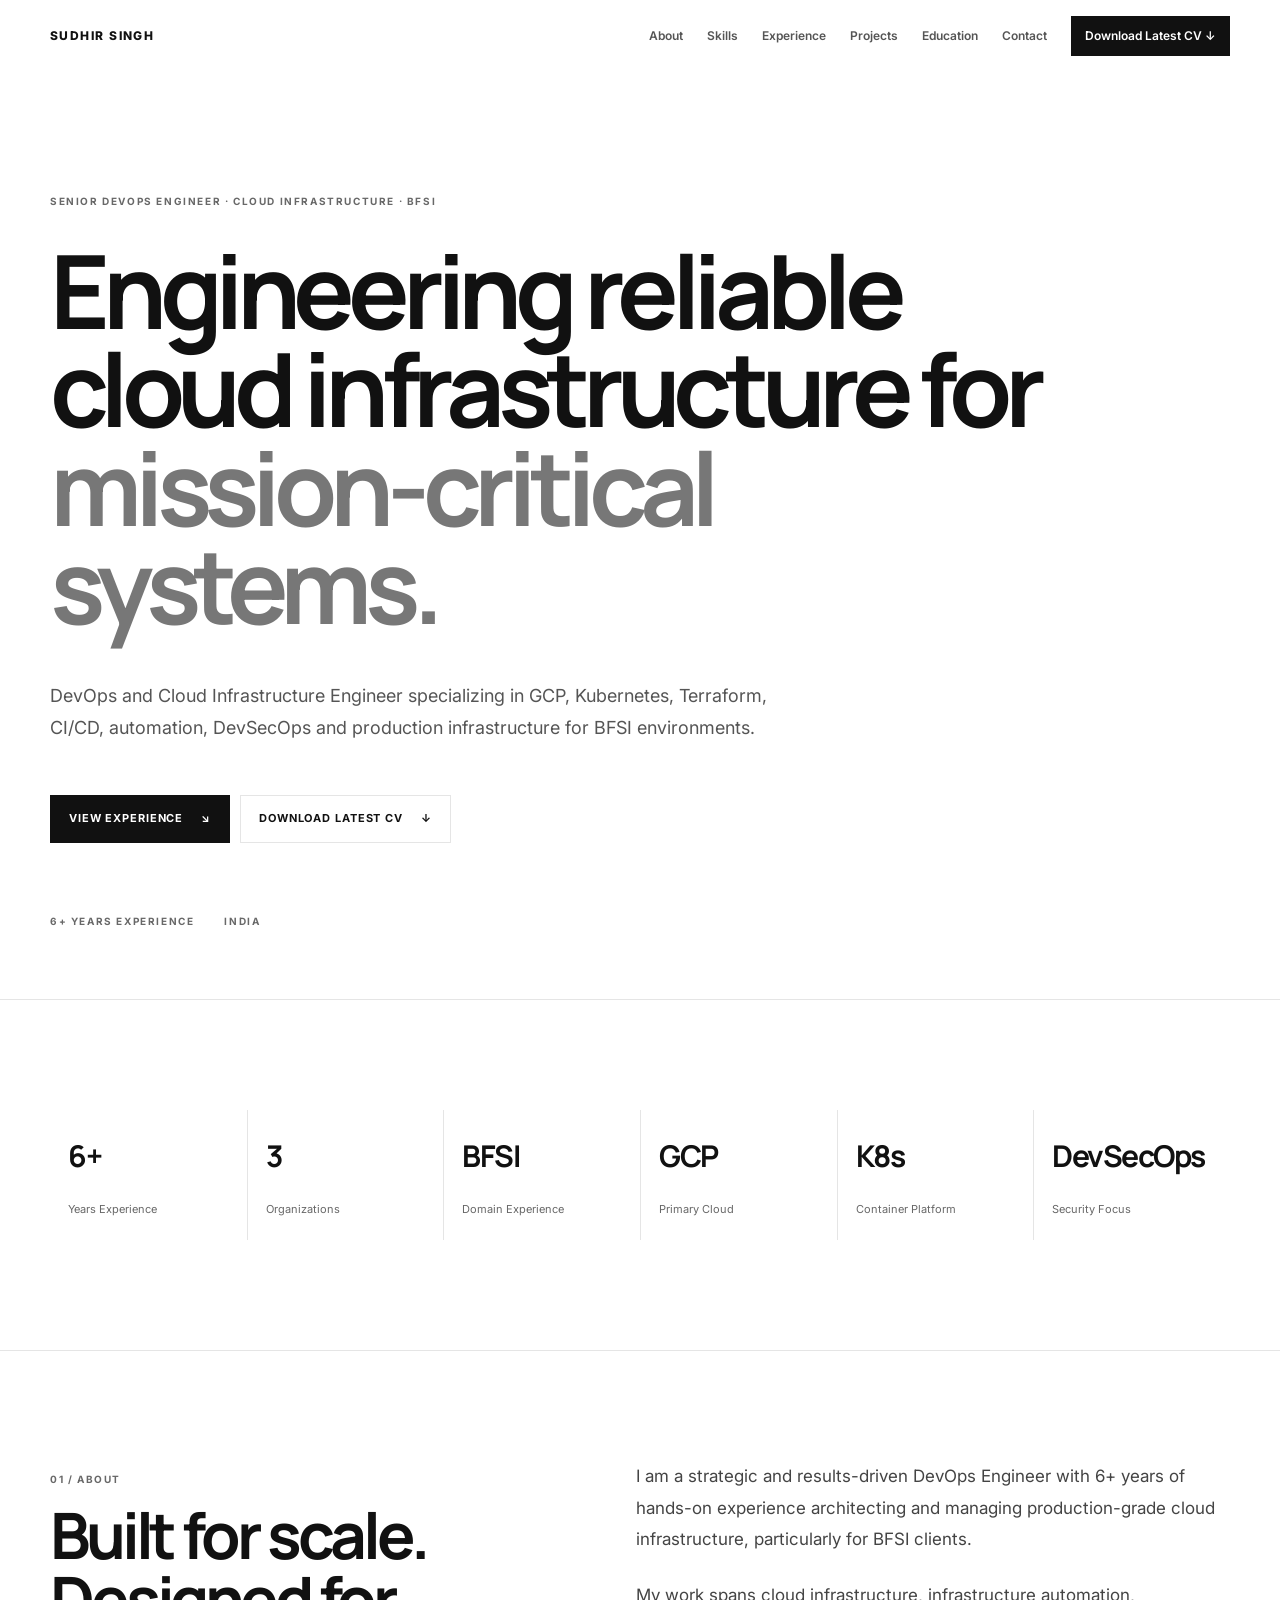
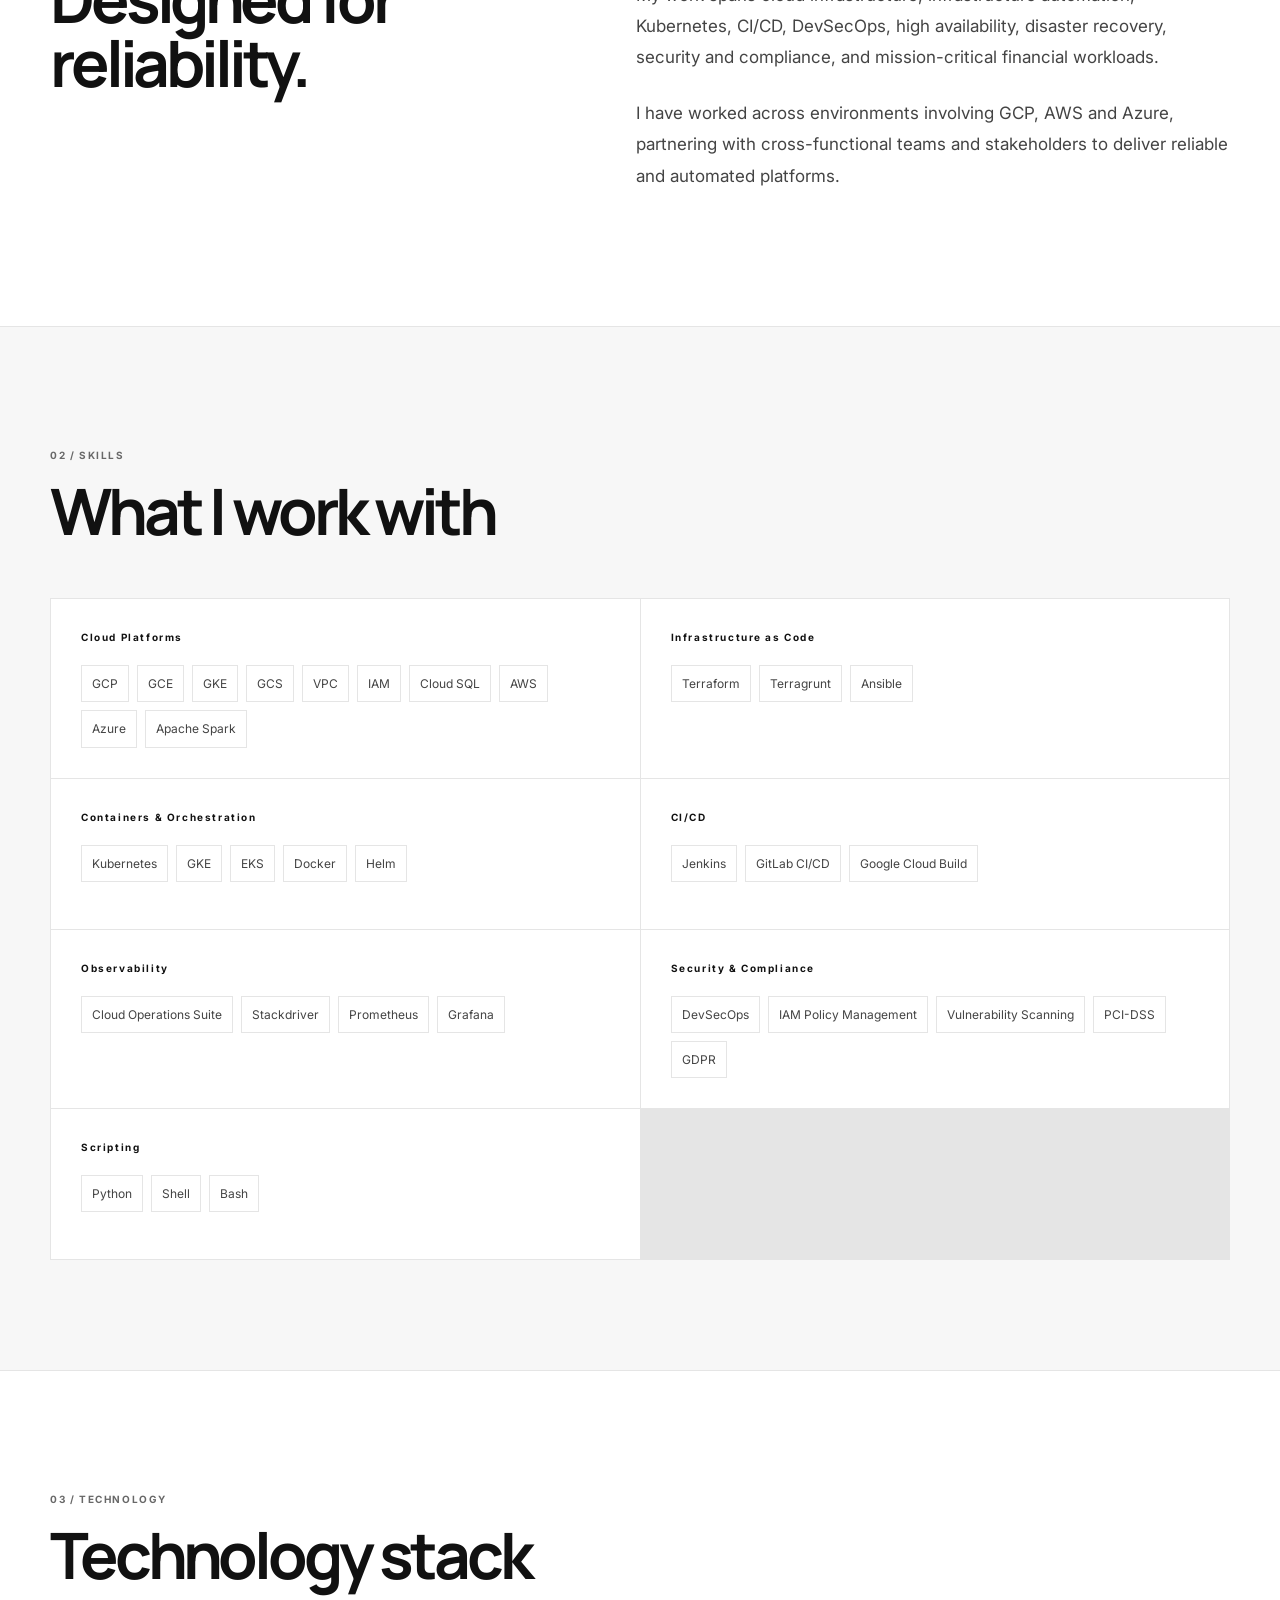
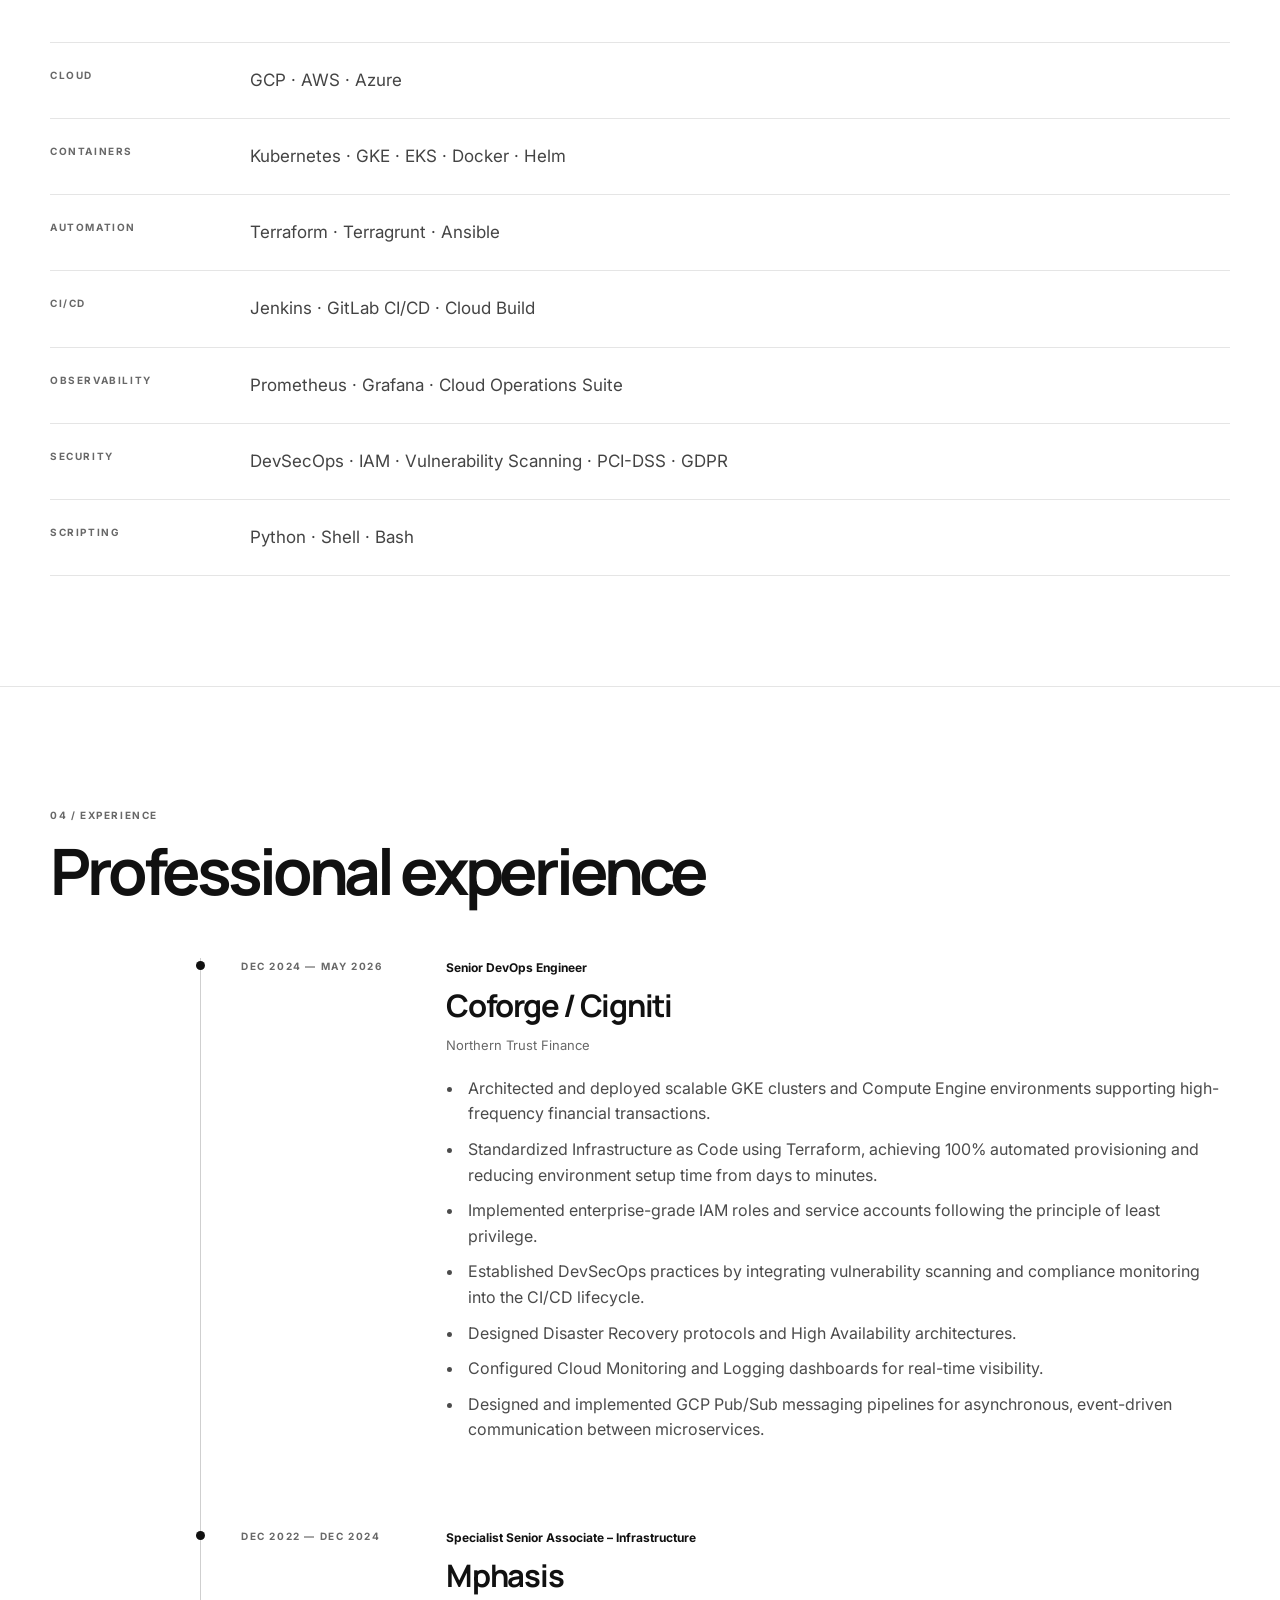
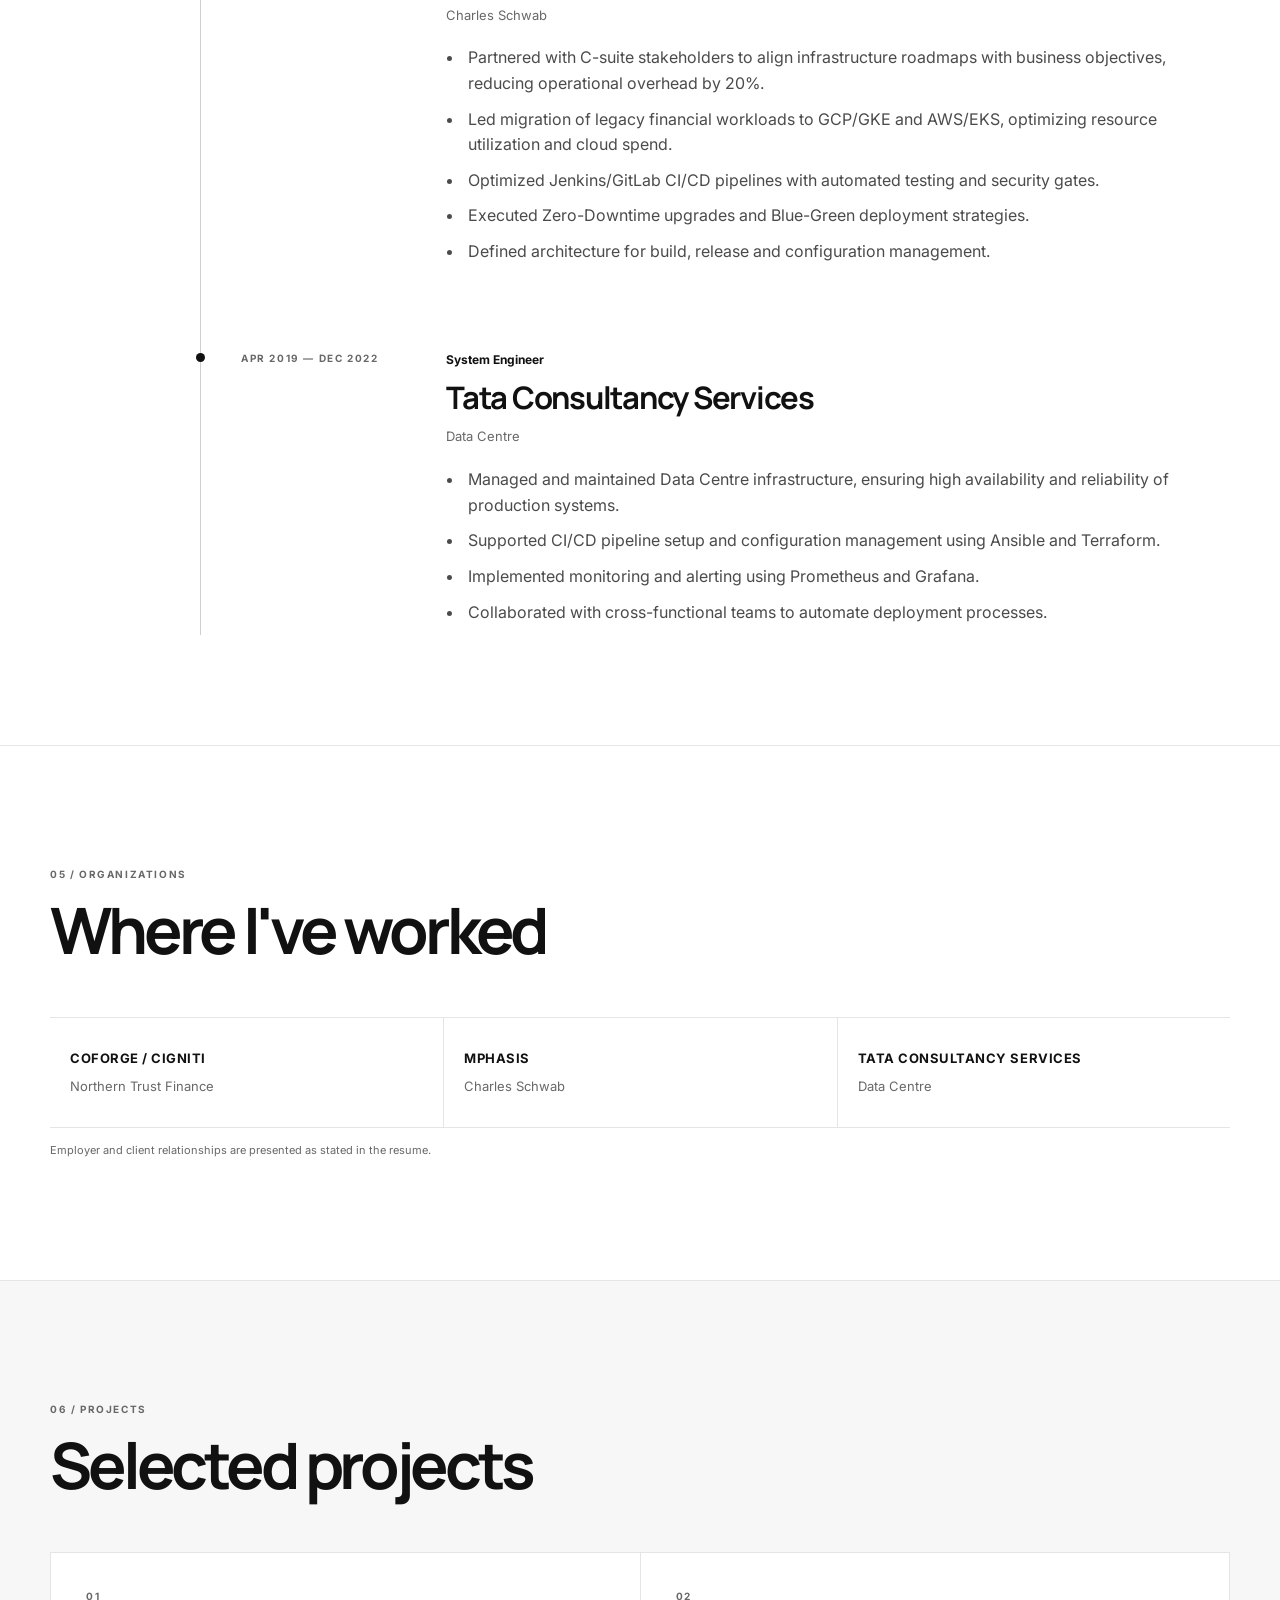
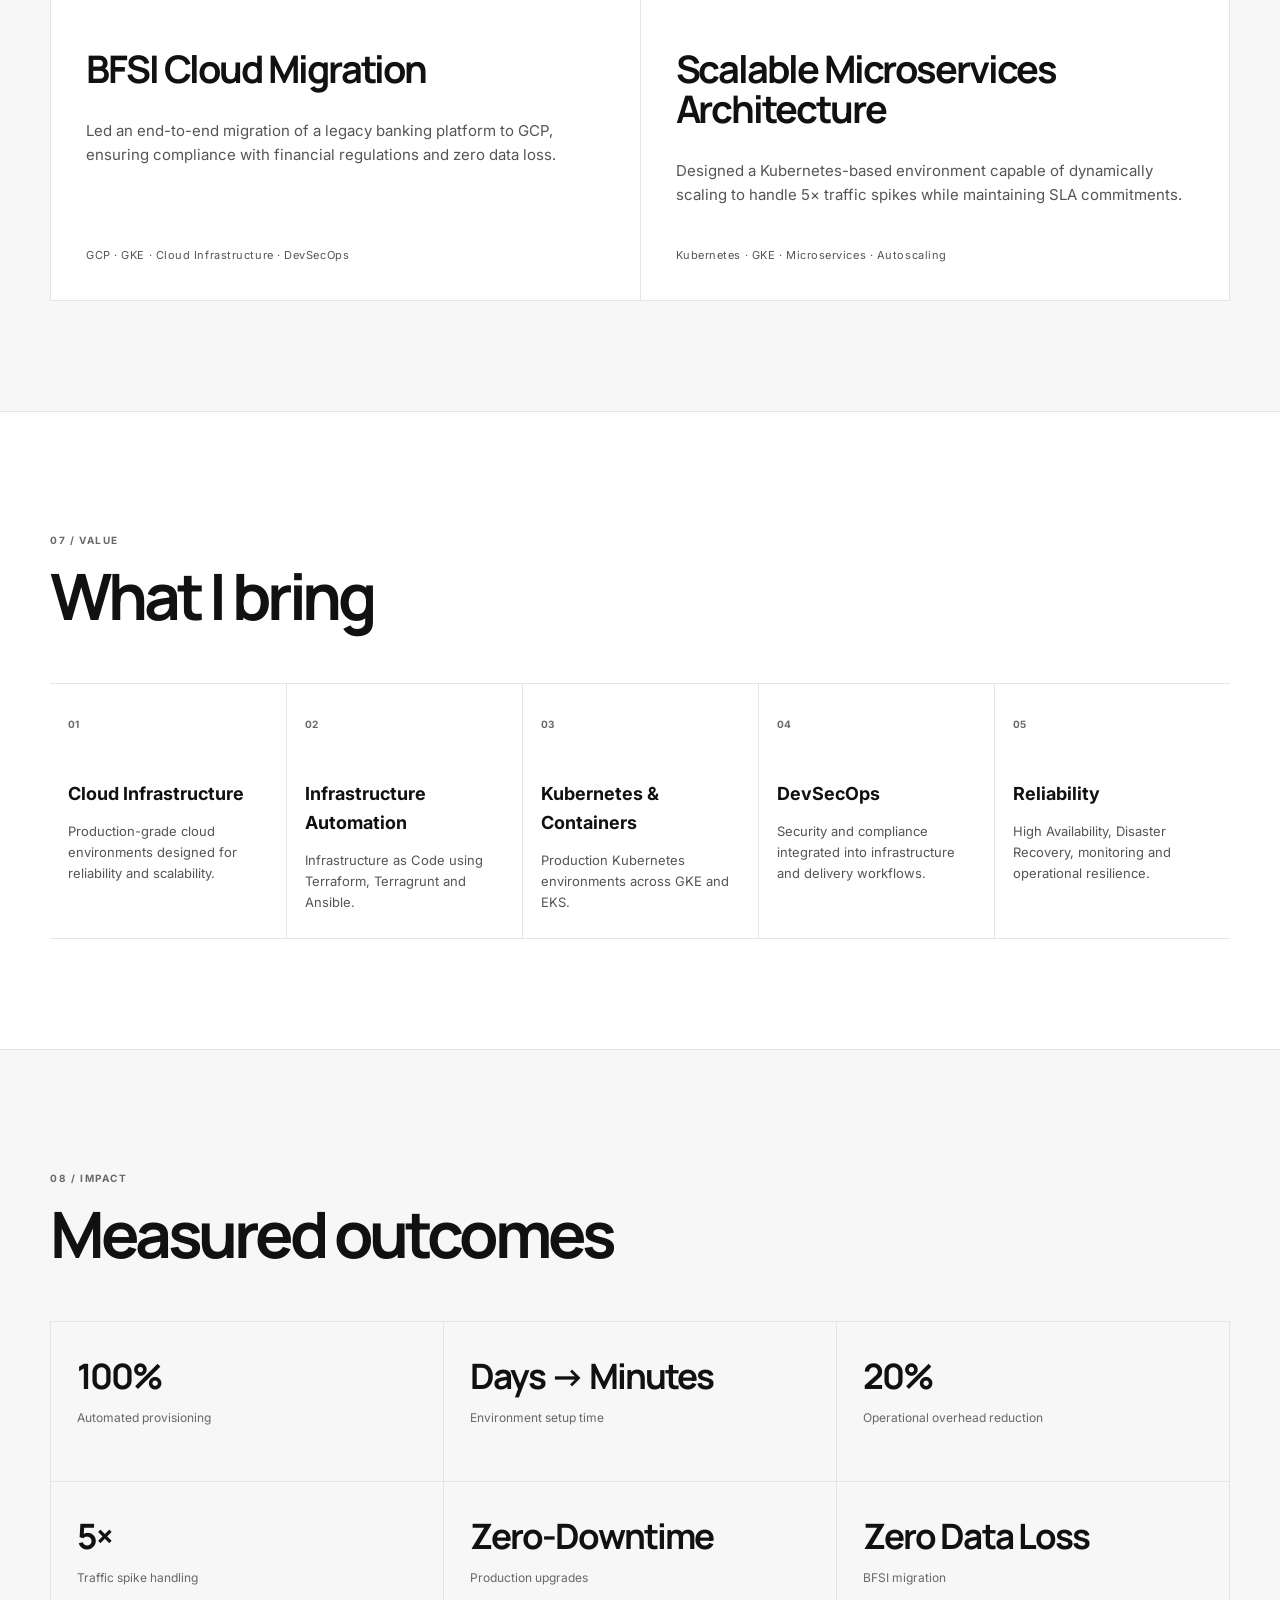
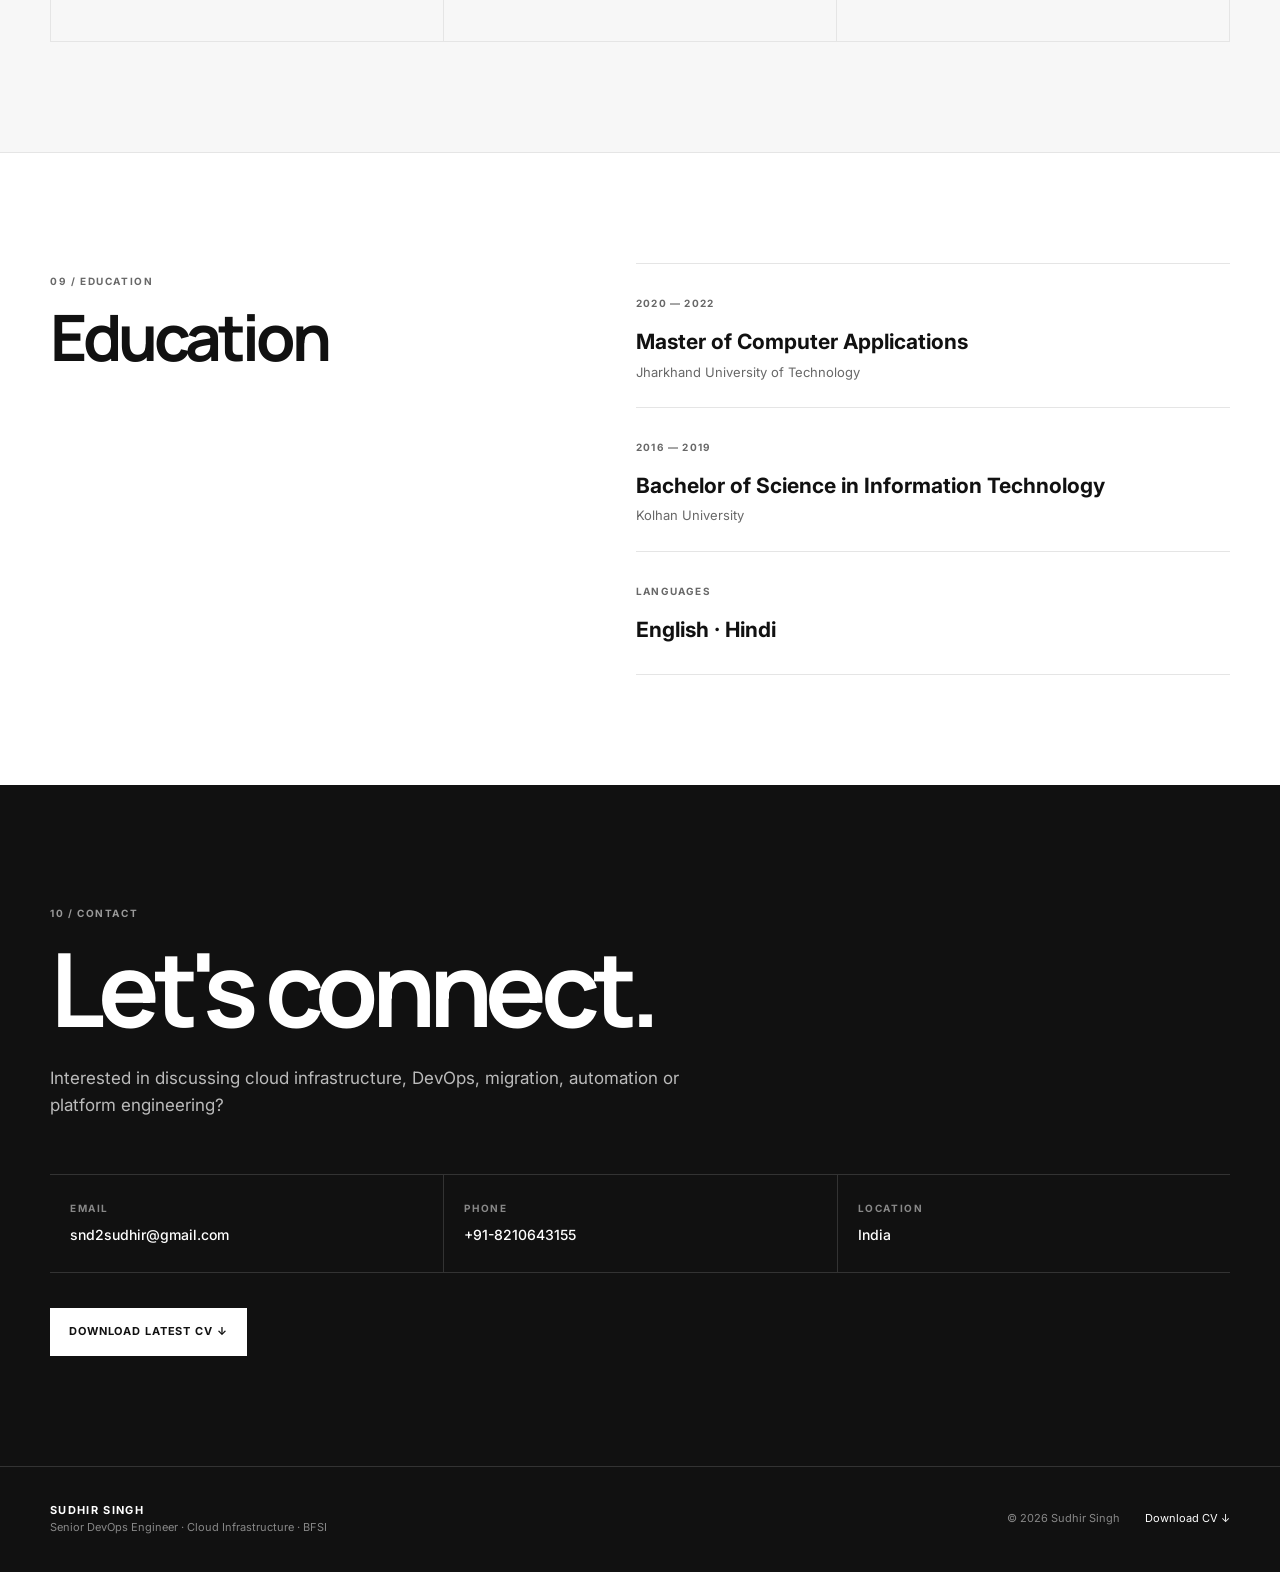
<file: index.html>
<!doctype html>
<html lang="en">
<head>
<meta charset="utf-8">
<meta name="viewport" content="width=device-width,initial-scale=1">
<meta name="description" content="Sudhir Singh — Senior DevOps Engineer specializing in GCP, Kubernetes, Terraform, CI/CD, DevSecOps and cloud infrastructure for BFSI environments.">
<meta property="og:title" content="Sudhir Singh — Senior DevOps Engineer">
<meta property="og:description" content="Cloud Infrastructure · DevOps · BFSI">
<title>Sudhir Singh — Senior DevOps Engineer | Cloud Infrastructure</title>
<link rel="preconnect" href="https://fonts.googleapis.com">
<link rel="preconnect" href="https://fonts.gstatic.com" crossorigin>
<link href="https://fonts.googleapis.com/css2?family=Inter:wght@400;500;600;700;800&family=Manrope:wght@600;700;800&display=swap" rel="stylesheet">
<link rel="icon" href="assets/favicon.svg" type="image/svg+xml">
<link rel="stylesheet" href="style.css">
</head>
<body>
<header class="site-header" id="site-header"><nav class="nav container">
<a class="brand" href="#top">SUDHIR SINGH</a>
<button class="menu-toggle" id="menu-toggle" aria-label="Open menu" aria-expanded="false">☰</button>
<div class="nav-links" id="nav-links">
<a href="#about">About</a><a href="#skills">Skills</a><a href="#experience">Experience</a><a href="#projects">Projects</a><a href="#education">Education</a><a href="#contact">Contact</a>
<a class="nav-cv" data-cv-link href="#" target="_blank" rel="noopener">Download Latest CV ↓</a>
</div></nav></header>

<main id="top">
<section class="hero container">
<p class="eyebrow reveal">SENIOR DEVOPS ENGINEER · CLOUD INFRASTRUCTURE · BFSI</p>
<h1 class="reveal delay-1">Engineering reliable cloud infrastructure for <em>mission-critical systems.</em></h1>
<p class="hero-text reveal delay-2">DevOps and Cloud Infrastructure Engineer specializing in GCP, Kubernetes, Terraform, CI/CD, automation, DevSecOps and production infrastructure for BFSI environments.</p>
<div class="hero-actions reveal delay-3">
<a class="button button-dark" href="#experience">VIEW EXPERIENCE <span>↘</span></a>
<a class="button button-light" data-cv-link href="#" target="_blank" rel="noopener">DOWNLOAD LATEST CV <span>↓</span></a>
</div>
<div class="hero-meta reveal delay-3"><span>6+ YEARS EXPERIENCE</span><span>INDIA</span></div>
</section>

<section class="stats section"><div class="container stats-grid">
<div class="stat"><strong>6+</strong><span>Years Experience</span></div><div class="stat"><strong>3</strong><span>Organizations</span></div><div class="stat"><strong>BFSI</strong><span>Domain Experience</span></div><div class="stat"><strong>GCP</strong><span>Primary Cloud</span></div><div class="stat"><strong>K8s</strong><span>Container Platform</span></div><div class="stat"><strong>DevSecOps</strong><span>Security Focus</span></div>
</div></section>

<section id="about" class="section"><div class="container two-col">
<div><p class="section-number">01 / ABOUT</p><h2>Built for scale.<br>Designed for reliability.</h2></div>
<div class="prose"><p>I am a strategic and results-driven DevOps Engineer with 6+ years of hands-on experience architecting and managing production-grade cloud infrastructure, particularly for BFSI clients.</p><p>My work spans cloud infrastructure, infrastructure automation, Kubernetes, CI/CD, DevSecOps, high availability, disaster recovery, security and compliance, and mission-critical financial workloads.</p><p>I have worked across environments involving GCP, AWS and Azure, partnering with cross-functional teams and stakeholders to deliver reliable and automated platforms.</p></div>
</div></section>

<section id="skills" class="section skills-section"><div class="container">
<div class="section-head"><p class="section-number">02 / SKILLS</p><h2>What I work with</h2></div>
<div class="skill-grid">
<article class="skill-group"><h3>Cloud Platforms</h3><div class="tags"><span>GCP</span><span>GCE</span><span>GKE</span><span>GCS</span><span>VPC</span><span>IAM</span><span>Cloud SQL</span><span>AWS</span><span>Azure</span><span>Apache Spark</span></div></article>
<article class="skill-group"><h3>Infrastructure as Code</h3><div class="tags"><span>Terraform</span><span>Terragrunt</span><span>Ansible</span></div></article>
<article class="skill-group"><h3>Containers & Orchestration</h3><div class="tags"><span>Kubernetes</span><span>GKE</span><span>EKS</span><span>Docker</span><span>Helm</span></div></article>
<article class="skill-group"><h3>CI/CD</h3><div class="tags"><span>Jenkins</span><span>GitLab CI/CD</span><span>Google Cloud Build</span></div></article>
<article class="skill-group"><h3>Observability</h3><div class="tags"><span>Cloud Operations Suite</span><span>Stackdriver</span><span>Prometheus</span><span>Grafana</span></div></article>
<article class="skill-group"><h3>Security & Compliance</h3><div class="tags"><span>DevSecOps</span><span>IAM Policy Management</span><span>Vulnerability Scanning</span><span>PCI-DSS</span><span>GDPR</span></div></article>
<article class="skill-group"><h3>Scripting</h3><div class="tags"><span>Python</span><span>Shell</span><span>Bash</span></div></article>
</div></div></section>

<section class="section"><div class="container">
<div class="section-head"><p class="section-number">03 / TECHNOLOGY</p><h2>Technology stack</h2></div>
<div class="stack-list">
<div><b>CLOUD</b><span>GCP · AWS · Azure</span></div><div><b>CONTAINERS</b><span>Kubernetes · GKE · EKS · Docker · Helm</span></div><div><b>AUTOMATION</b><span>Terraform · Terragrunt · Ansible</span></div><div><b>CI/CD</b><span>Jenkins · GitLab CI/CD · Cloud Build</span></div><div><b>OBSERVABILITY</b><span>Prometheus · Grafana · Cloud Operations Suite</span></div><div><b>SECURITY</b><span>DevSecOps · IAM · Vulnerability Scanning · PCI-DSS · GDPR</span></div><div><b>SCRIPTING</b><span>Python · Shell · Bash</span></div>
</div></div></section>

<section id="experience" class="section"><div class="container">
<div class="section-head"><p class="section-number">04 / EXPERIENCE</p><h2>Professional experience</h2></div>
<div class="timeline">
<article class="timeline-item"><div class="timeline-date">DEC 2024 — MAY 2026</div><div class="timeline-dot"></div><div class="timeline-content"><p class="role">Senior DevOps Engineer</p><h3>Coforge / Cigniti</h3><p class="client">Northern Trust Finance</p><ul>
<li>Architected and deployed scalable GKE clusters and Compute Engine environments supporting high-frequency financial transactions.</li>
<li>Standardized Infrastructure as Code using Terraform, achieving 100% automated provisioning and reducing environment setup time from days to minutes.</li>
<li>Implemented enterprise-grade IAM roles and service accounts following the principle of least privilege.</li>
<li>Established DevSecOps practices by integrating vulnerability scanning and compliance monitoring into the CI/CD lifecycle.</li>
<li>Designed Disaster Recovery protocols and High Availability architectures.</li>
<li>Configured Cloud Monitoring and Logging dashboards for real-time visibility.</li>
<li>Designed and implemented GCP Pub/Sub messaging pipelines for asynchronous, event-driven communication between microservices.</li>
</ul></div></article>
<article class="timeline-item"><div class="timeline-date">DEC 2022 — DEC 2024</div><div class="timeline-dot"></div><div class="timeline-content"><p class="role">Specialist Senior Associate – Infrastructure</p><h3>Mphasis</h3><p class="client">Charles Schwab</p><ul>
<li>Partnered with C-suite stakeholders to align infrastructure roadmaps with business objectives, reducing operational overhead by 20%.</li>
<li>Led migration of legacy financial workloads to GCP/GKE and AWS/EKS, optimizing resource utilization and cloud spend.</li>
<li>Optimized Jenkins/GitLab CI/CD pipelines with automated testing and security gates.</li>
<li>Executed Zero-Downtime upgrades and Blue-Green deployment strategies.</li>
<li>Defined architecture for build, release and configuration management.</li>
</ul></div></article>
<article class="timeline-item"><div class="timeline-date">APR 2019 — DEC 2022</div><div class="timeline-dot"></div><div class="timeline-content"><p class="role">System Engineer</p><h3>Tata Consultancy Services</h3><p class="client">Data Centre</p><ul>
<li>Managed and maintained Data Centre infrastructure, ensuring high availability and reliability of production systems.</li>
<li>Supported CI/CD pipeline setup and configuration management using Ansible and Terraform.</li>
<li>Implemented monitoring and alerting using Prometheus and Grafana.</li>
<li>Collaborated with cross-functional teams to automate deployment processes.</li>
</ul></div></article>
</div></div></section>

<section class="section"><div class="container"><div class="section-head"><p class="section-number">05 / ORGANIZATIONS</p><h2>Where I've worked</h2></div>
<div class="org-grid"><div><strong>COFORGE / CIGNITI</strong><span>Northern Trust Finance</span></div><div><strong>MPHASIS</strong><span>Charles Schwab</span></div><div><strong>TATA CONSULTANCY SERVICES</strong><span>Data Centre</span></div></div>
<p class="small-note">Employer and client relationships are presented as stated in the resume.</p></div></section>

<section id="projects" class="section projects"><div class="container"><div class="section-head"><p class="section-number">06 / PROJECTS</p><h2>Selected projects</h2></div>
<div class="project-grid"><article class="project"><span class="project-no">01</span><h3>BFSI Cloud Migration</h3><p>Led an end-to-end migration of a legacy banking platform to GCP, ensuring compliance with financial regulations and zero data loss.</p><div class="project-tags">GCP · GKE · Cloud Infrastructure · DevSecOps</div></article>
<article class="project"><span class="project-no">02</span><h3>Scalable Microservices Architecture</h3><p>Designed a Kubernetes-based environment capable of dynamically scaling to handle 5× traffic spikes while maintaining SLA commitments.</p><div class="project-tags">Kubernetes · GKE · Microservices · Autoscaling</div></article></div></div></section>

<section class="section"><div class="container"><div class="section-head"><p class="section-number">07 / VALUE</p><h2>What I bring</h2></div>
<div class="bring-grid"><div><span>01</span><h3>Cloud Infrastructure</h3><p>Production-grade cloud environments designed for reliability and scalability.</p></div><div><span>02</span><h3>Infrastructure Automation</h3><p>Infrastructure as Code using Terraform, Terragrunt and Ansible.</p></div><div><span>03</span><h3>Kubernetes & Containers</h3><p>Production Kubernetes environments across GKE and EKS.</p></div><div><span>04</span><h3>DevSecOps</h3><p>Security and compliance integrated into infrastructure and delivery workflows.</p></div><div><span>05</span><h3>Reliability</h3><p>High Availability, Disaster Recovery, monitoring and operational resilience.</p></div></div></div></section>

<section class="section stats-section"><div class="container"><div class="section-head"><p class="section-number">08 / IMPACT</p><h2>Measured outcomes</h2></div>
<div class="impact-grid"><div><strong>100%</strong><span>Automated provisioning</span></div><div><strong>Days → Minutes</strong><span>Environment setup time</span></div><div><strong>20%</strong><span>Operational overhead reduction</span></div><div><strong>5×</strong><span>Traffic spike handling</span></div><div><strong>Zero-Downtime</strong><span>Production upgrades</span></div><div><strong>Zero Data Loss</strong><span>BFSI migration</span></div></div></div></section>

<section id="education" class="section"><div class="container two-col"><div><p class="section-number">09 / EDUCATION</p><h2>Education</h2></div><div class="education-list">
<article><span>2020 — 2022</span><h3>Master of Computer Applications</h3><p>Jharkhand University of Technology</p></article>
<article><span>2016 — 2019</span><h3>Bachelor of Science in Information Technology</h3><p>Kolhan University</p></article>
<article><span>LANGUAGES</span><h3>English · Hindi</h3></article>
</div></div></section>

<section id="contact" class="section contact"><div class="container">
<p class="section-number">10 / CONTACT</p><h2>Let's connect.</h2>
<p class="contact-intro">Interested in discussing cloud infrastructure, DevOps, migration, automation or platform engineering?</p>
<div class="contact-grid"><a href="mailto:snd2sudhir@gmail.com"><span>EMAIL</span><strong>snd2sudhir@gmail.com</strong></a><a href="tel:+918210643155"><span>PHONE</span><strong>+91-8210643155</strong></a><div><span>LOCATION</span><strong>India</strong></div></div>
<a class="button final-cv" data-cv-link href="#" target="_blank" rel="noopener">DOWNLOAD LATEST CV ↓</a>
</div></section>
</main>

<footer class="footer"><div class="container footer-inner"><div><strong>SUDHIR SINGH</strong><span>Senior DevOps Engineer · Cloud Infrastructure · BFSI</span></div><div><span>© <span id="year"></span> Sudhir Singh</span><a data-cv-link href="#" target="_blank" rel="noopener">Download CV ↓</a></div></div></footer>
<script src="script.js"></script>
</body></html>
</file>
<file: style.css>
*{box-sizing:border-box}html{scroll-behavior:smooth}body{margin:0;background:#fff;color:#111;font-family:Inter,Arial,sans-serif;line-height:1.6;-webkit-font-smoothing:antialiased}a{color:inherit;text-decoration:none}.container{width:min(1180px,calc(100% - 48px));margin:auto}.site-header{position:sticky;top:0;z-index:20;background:rgba(255,255,255,.95);backdrop-filter:blur(10px);border-bottom:1px solid transparent}.site-header.scrolled{border-color:#e5e5e5}.nav{min-height:72px;display:flex;align-items:center;justify-content:space-between}.brand{font-size:12px;font-weight:800;letter-spacing:.12em}.nav-links{display:flex;gap:24px;align-items:center;font-size:12px;font-weight:600}.nav-links a{color:#555}.nav-links a:hover{color:#111}.nav-cv{color:#fff!important;background:#111;padding:10px 14px}.menu-toggle{display:none;border:0;background:none;font-size:22px}.hero{min-height:calc(100vh - 72px);padding:110px 0 70px;display:flex;flex-direction:column;justify-content:center}.eyebrow,.section-number,.hero-meta,.timeline-date,.project-no,.skill-group h3,.stack-list b,.contact-grid span{font-size:10px;font-weight:700;letter-spacing:.16em;color:#686868}.hero h1{max-width:1050px;margin:22px 0 28px;font-family:Manrope,Inter,sans-serif;font-size:clamp(56px,8vw,108px);line-height:.96;letter-spacing:-.07em}.hero h1 em{color:#777;font-style:normal}.hero-text{max-width:720px;color:#555;font-size:18px;line-height:1.75}.hero-actions{display:flex;gap:10px;margin-top:34px}.button{display:inline-flex;align-items:center;justify-content:space-between;gap:18px;min-height:48px;padding:0 18px;border:1px solid #111;font-size:11px;font-weight:700;letter-spacing:.08em;transition:.2s}.button:hover{transform:translateY(-2px)}.button-dark{color:#fff;background:#111}.button-light{color:#111;background:#fff;border-color:#e5e5e5}.hero-meta{display:flex;gap:30px;margin-top:auto;padding-top:70px}.section{padding:110px 0;border-top:1px solid #e5e5e5}.stats-section,.skills-section{background:#f7f7f7}.stats-grid{display:grid;grid-template-columns:repeat(6,1fr)}.stat{min-height:130px;padding:22px 18px;border-left:1px solid #e5e5e5;display:flex;flex-direction:column;justify-content:space-between}.stat:first-child{border-left:0}.stat strong{font-family:Manrope,sans-serif;font-size:30px;letter-spacing:-.05em}.stat span{color:#686868;font-size:11px}.two-col{display:grid;grid-template-columns:.9fr 1.1fr;gap:100px}.section h2{margin:16px 0 0;font-family:Manrope,sans-serif;font-size:clamp(42px,5vw,70px);line-height:1;letter-spacing:-.065em}.prose{max-width:680px;font-size:17px;color:#444;line-height:1.85}.prose p{margin:0 0 24px}.section-head{margin-bottom:55px}.skill-grid{display:grid;grid-template-columns:repeat(2,1fr);gap:1px;background:#e5e5e5;border:1px solid #e5e5e5}.skill-group{padding:30px;background:#fff;min-height:150px}.skill-group h3{margin:0 0 20px;color:#111}.tags{display:flex;flex-wrap:wrap;gap:8px}.tags span{border:1px solid #e5e5e5;padding:8px 10px;font-size:12px;color:#444}.stack-list{border-top:1px solid #e5e5e5}.stack-list div{display:grid;grid-template-columns:170px 1fr;gap:30px;padding:24px 0;border-bottom:1px solid #e5e5e5}.stack-list span{font-size:17px;color:#444}.timeline{position:relative;border-left:1px solid #cfcfcf;margin-left:150px}.timeline-item{position:relative;display:grid;grid-template-columns:170px 1fr;gap:35px;padding:0 0 75px 40px}.timeline-item:last-child{padding-bottom:0}.timeline-dot{position:absolute;left:-5px;top:3px;width:9px;height:9px;background:#111;border-radius:50%}.role{margin:0 0 4px;font-size:12px;font-weight:700}.timeline-content h3{margin:0;font-family:Manrope,sans-serif;font-size:31px;letter-spacing:-.04em}.client{margin:4px 0 20px;color:#686868;font-size:13px}.timeline-content ul{margin:0;padding-left:18px;color:#4b4b4b}.timeline-content li{margin:0 0 10px;padding-left:4px}.org-grid{display:grid;grid-template-columns:repeat(3,1fr);border-top:1px solid #e5e5e5;border-bottom:1px solid #e5e5e5}.org-grid div{padding:30px 20px;border-left:1px solid #e5e5e5}.org-grid div:first-child{border-left:0}.org-grid strong{display:block;font-size:13px;letter-spacing:.04em}.org-grid span{display:block;margin-top:7px;color:#686868;font-size:13px}.small-note{margin-top:14px;color:#686868;font-size:11px}.projects{background:#f7f7f7}.project-grid{display:grid;grid-template-columns:repeat(2,1fr);gap:1px;background:#e5e5e5;border:1px solid #e5e5e5}.project{background:#fff;min-height:330px;padding:35px;display:flex;flex-direction:column}.project h3{margin:45px 0 15px;font-family:Manrope,sans-serif;font-size:38px;line-height:1.05;letter-spacing:-.055em}.project p{color:#555;font-size:15px}.project-tags{margin-top:auto;padding-top:25px;color:#555;font-size:11px;letter-spacing:.05em}.bring-grid{display:grid;grid-template-columns:repeat(5,1fr);border-top:1px solid #e5e5e5;border-bottom:1px solid #e5e5e5}.bring-grid div{padding:26px 18px;border-left:1px solid #e5e5e5}.bring-grid div:first-child{border-left:0}.bring-grid span{color:#686868;font-size:10px;font-weight:700}.bring-grid h3{margin:45px 0 12px;font-size:18px}.bring-grid p{margin:0;color:#555;font-size:13px}.impact-grid{display:grid;grid-template-columns:repeat(3,1fr);border-top:1px solid #e5e5e5;border-left:1px solid #e5e5e5}.impact-grid div{min-height:160px;padding:26px;border-right:1px solid #e5e5e5;border-bottom:1px solid #e5e5e5}.impact-grid strong{display:block;font-family:Manrope,sans-serif;font-size:35px;letter-spacing:-.055em}.impact-grid span{color:#686868;font-size:12px}.education-list article{padding:25px 0;border-bottom:1px solid #e5e5e5}.education-list article:first-child{border-top:1px solid #e5e5e5}.education-list span{color:#686868;font-size:10px;font-weight:700;letter-spacing:.12em}.education-list h3{margin:10px 0 3px;font-size:21px}.education-list p{margin:0;color:#686868;font-size:13px}.contact{background:#111;color:#fff;border-top:0}.contact .section-number{color:#999}.contact h2{font-size:clamp(58px,8vw,105px)}.contact-intro{max-width:650px;margin:25px 0 55px;color:#bbb;font-size:17px}.contact-grid{display:grid;grid-template-columns:repeat(3,1fr);border-top:1px solid #333;border-bottom:1px solid #333}.contact-grid>*{padding:25px 20px;border-left:1px solid #333}.contact-grid>*:first-child{border-left:0}.contact-grid span{display:block;color:#888}.contact-grid strong{display:block;margin-top:8px;font-size:14px;font-weight:500}.final-cv{margin-top:35px;color:#111;background:#fff;border-color:#fff}.footer{background:#111;color:#fff;border-top:1px solid #333;padding:35px 0}.footer-inner{display:flex;justify-content:space-between;gap:30px;align-items:center;font-size:11px}.footer strong{display:block;letter-spacing:.12em}.footer span{color:#888}.footer-inner>div:last-child{display:flex;gap:25px}.footer a{color:#fff}.reveal{opacity:0;transform:translateY(18px);animation:reveal .7s ease forwards}.delay-1{animation-delay:.08s}.delay-2{animation-delay:.16s}.delay-3{animation-delay:.24s}@keyframes reveal{to{opacity:1;transform:none}}
@media(max-width:900px){.nav-links{gap:15px}.stats-grid{grid-template-columns:repeat(3,1fr)}.two-col{grid-template-columns:1fr;gap:45px}.timeline{margin-left:0}.timeline-item{grid-template-columns:1fr;gap:12px;padding-left:30px}.bring-grid{grid-template-columns:repeat(2,1fr)}}
@media(max-width:700px){.container{width:calc(100% - 28px)}.nav{min-height:62px}.menu-toggle{display:block}.nav-links{display:none;position:absolute;left:0;right:0;top:62px;padding:18px 14px 24px;background:#fff;border-bottom:1px solid #e5e5e5;flex-direction:column;align-items:stretch}.nav-links.open{display:flex}.nav-links a{padding:8px 0}.nav-cv{text-align:center}.hero{min-height:auto;padding:90px 0 70px}.hero h1{font-size:clamp(51px,16vw,80px)}.hero-text{font-size:16px}.hero-actions{flex-direction:column}.hero-actions .button{width:100%}.section{padding:75px 0}.section h2{font-size:46px}.stats-grid{grid-template-columns:repeat(2,1fr)}.skill-grid,.project-grid{grid-template-columns:1fr}.stack-list div{grid-template-columns:1fr;gap:8px}.timeline-content h3{font-size:27px}.org-grid{grid-template-columns:1fr}.org-grid div{border-left:0;border-bottom:1px solid #e5e5e5}.bring-grid{grid-template-columns:1fr}.bring-grid div{border-left:0;border-bottom:1px solid #e5e5e5}.impact-grid{grid-template-columns:1fr 1fr}.impact-grid strong{font-size:26px}.contact-grid{grid-template-columns:1fr}.contact-grid>*{border-left:0;border-bottom:1px solid #333}.footer-inner{align-items:flex-start;flex-direction:column}.footer-inner>div:last-child{flex-direction:column;gap:8px}}
@media(prefers-reduced-motion:reduce){html{scroll-behavior:auto}*,*::before,*::after{animation:none!important;transition:none!important}}
</file>
